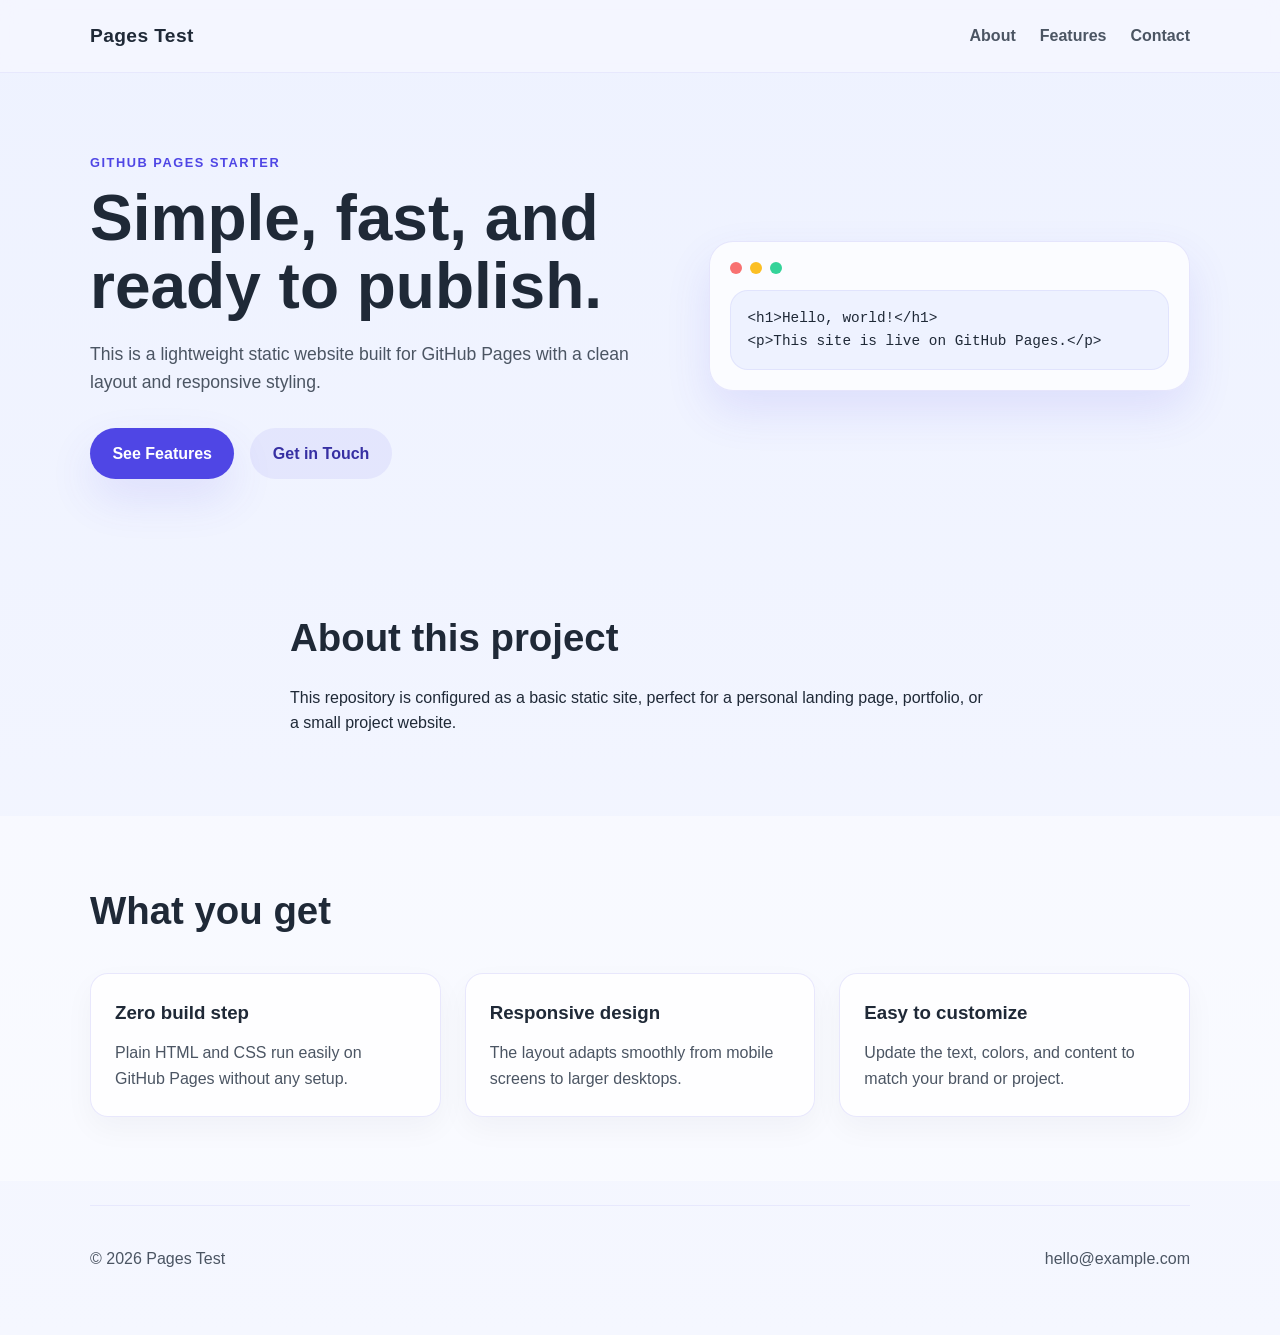
<file: index.html>
<!DOCTYPE html>
<html lang="en">
  <head>
    <meta charset="UTF-8" />
    <meta name="viewport" content="width=device-width, initial-scale=1.0" />
    <title>Pages Test</title>
    <meta
      name="description"
      content="A simple GitHub Pages site for a project landing page."
    />
    <link rel="stylesheet" href="styles.css" />
  </head>
  <body>
    <header class="site-header">
      <div class="container nav">
        <div class="brand">Pages Test</div>
        <nav class="nav-links" aria-label="Main navigation">
          <a href="#about">About</a>
          <a href="#features">Features</a>
          <a href="#contact">Contact</a>
        </nav>
      </div>
    </header>

    <main>
      <section class="hero">
        <div class="container hero-grid">
          <div>
            <p class="eyebrow">GitHub Pages starter</p>
            <h1>Simple, fast, and ready to publish.</h1>
            <p class="lead">
              This is a lightweight static website built for GitHub Pages with a
              clean layout and responsive styling.
            </p>
            <div class="cta-row">
              <a class="button primary" href="#features">See Features</a>
              <a class="button secondary" href="#contact">Get in Touch</a>
            </div>
          </div>
          <div class="hero-card">
            <div class="mock-window">
              <span></span>
              <span></span>
              <span></span>
            </div>
            <div class="code-block">
              <pre><code>&lt;h1&gt;Hello, world!&lt;/h1&gt;
&lt;p&gt;This site is live on GitHub Pages.&lt;/p&gt;</code></pre>
            </div>
          </div>
        </div>
      </section>

      <section id="about" class="section">
        <div class="container narrow">
          <h2>About this project</h2>
          <p>
            This repository is configured as a basic static site, perfect for a
            personal landing page, portfolio, or a small project website.
          </p>
        </div>
      </section>

      <section id="features" class="section muted">
        <div class="container">
          <h2>What you get</h2>
          <div class="card-grid">
            <article class="card">
              <h3>Zero build step</h3>
              <p>Plain HTML and CSS run easily on GitHub Pages without any setup.</p>
            </article>
            <article class="card">
              <h3>Responsive design</h3>
              <p>The layout adapts smoothly from mobile screens to larger desktops.</p>
            </article>
            <article class="card">
              <h3>Easy to customize</h3>
              <p>Update the text, colors, and content to match your brand or project.</p>
            </article>
          </div>
        </div>
      </section>
    </main>

    <footer id="contact" class="site-footer">
      <div class="container footer-row">
        <p>© 2026 Pages Test</p>
        <a href="mailto:hello@example.com">hello@example.com</a>
      </div>
    </footer>
  </body>
</html>
</file>
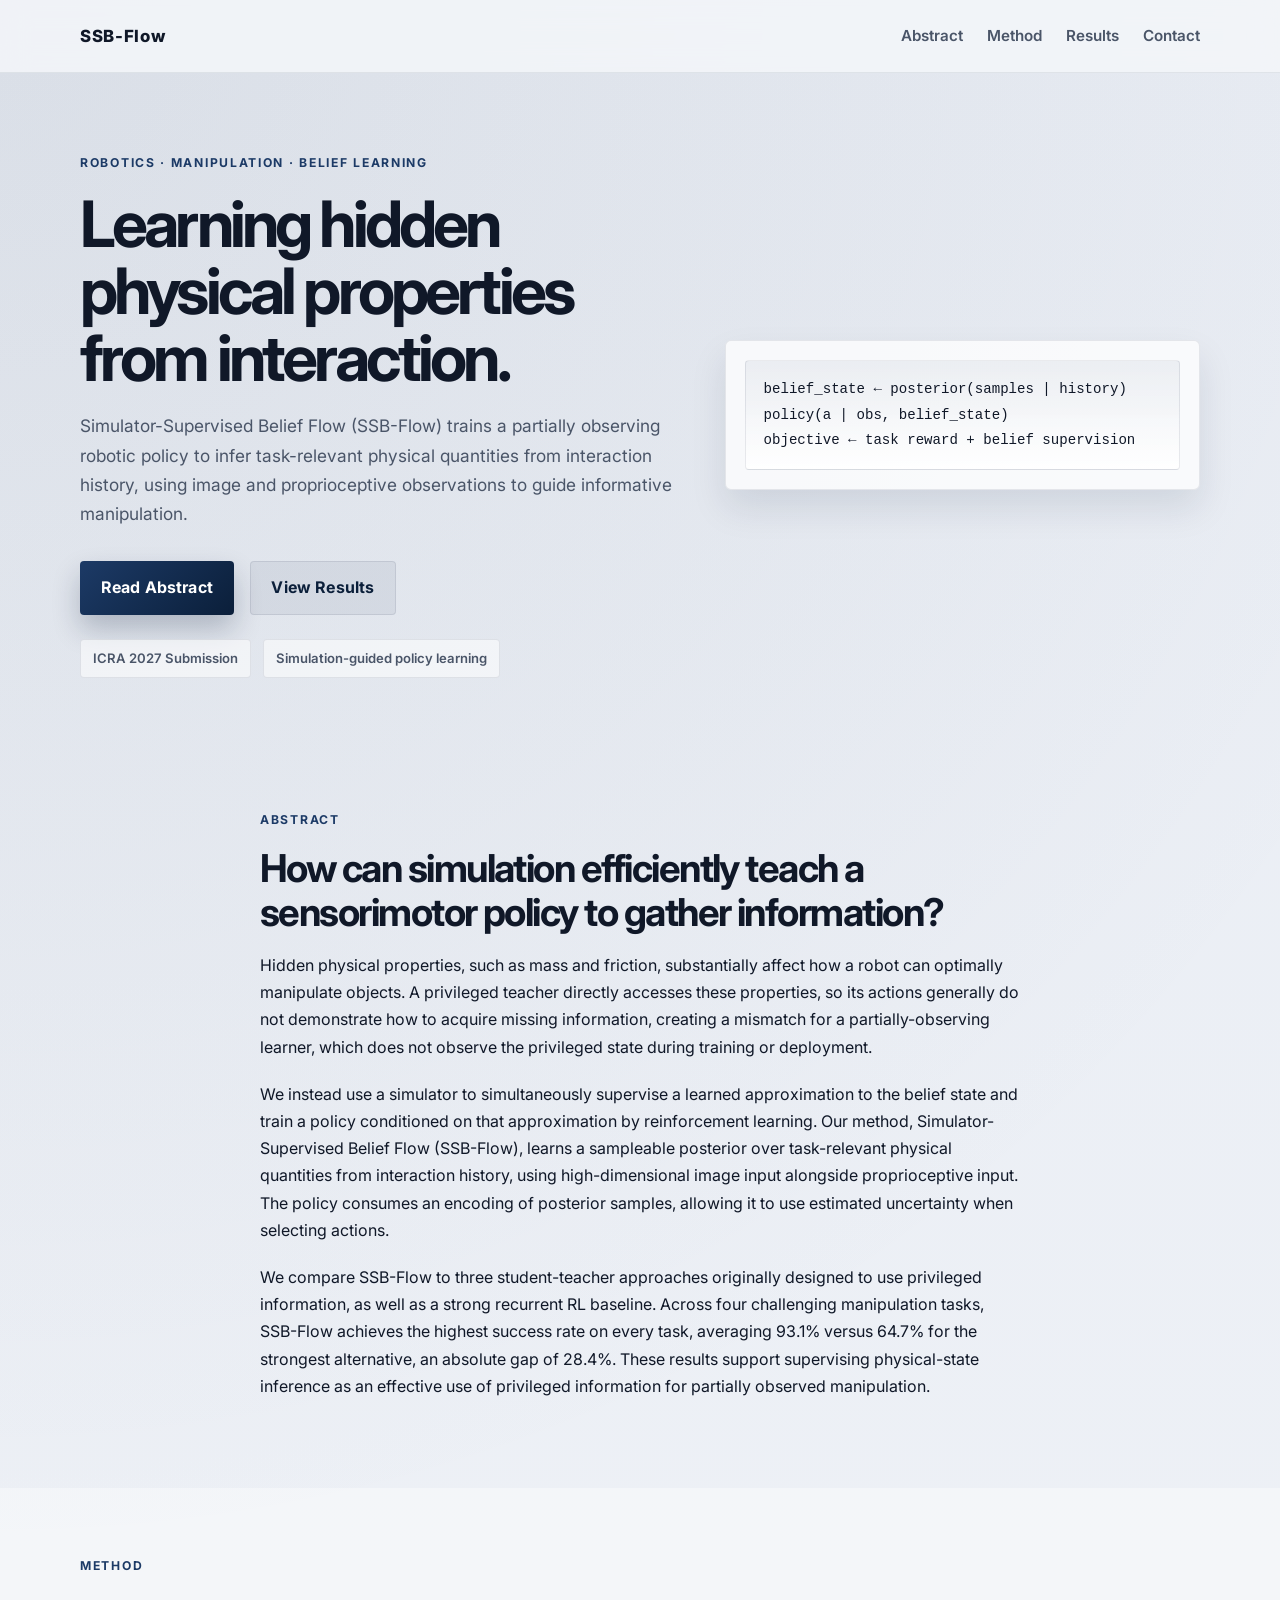
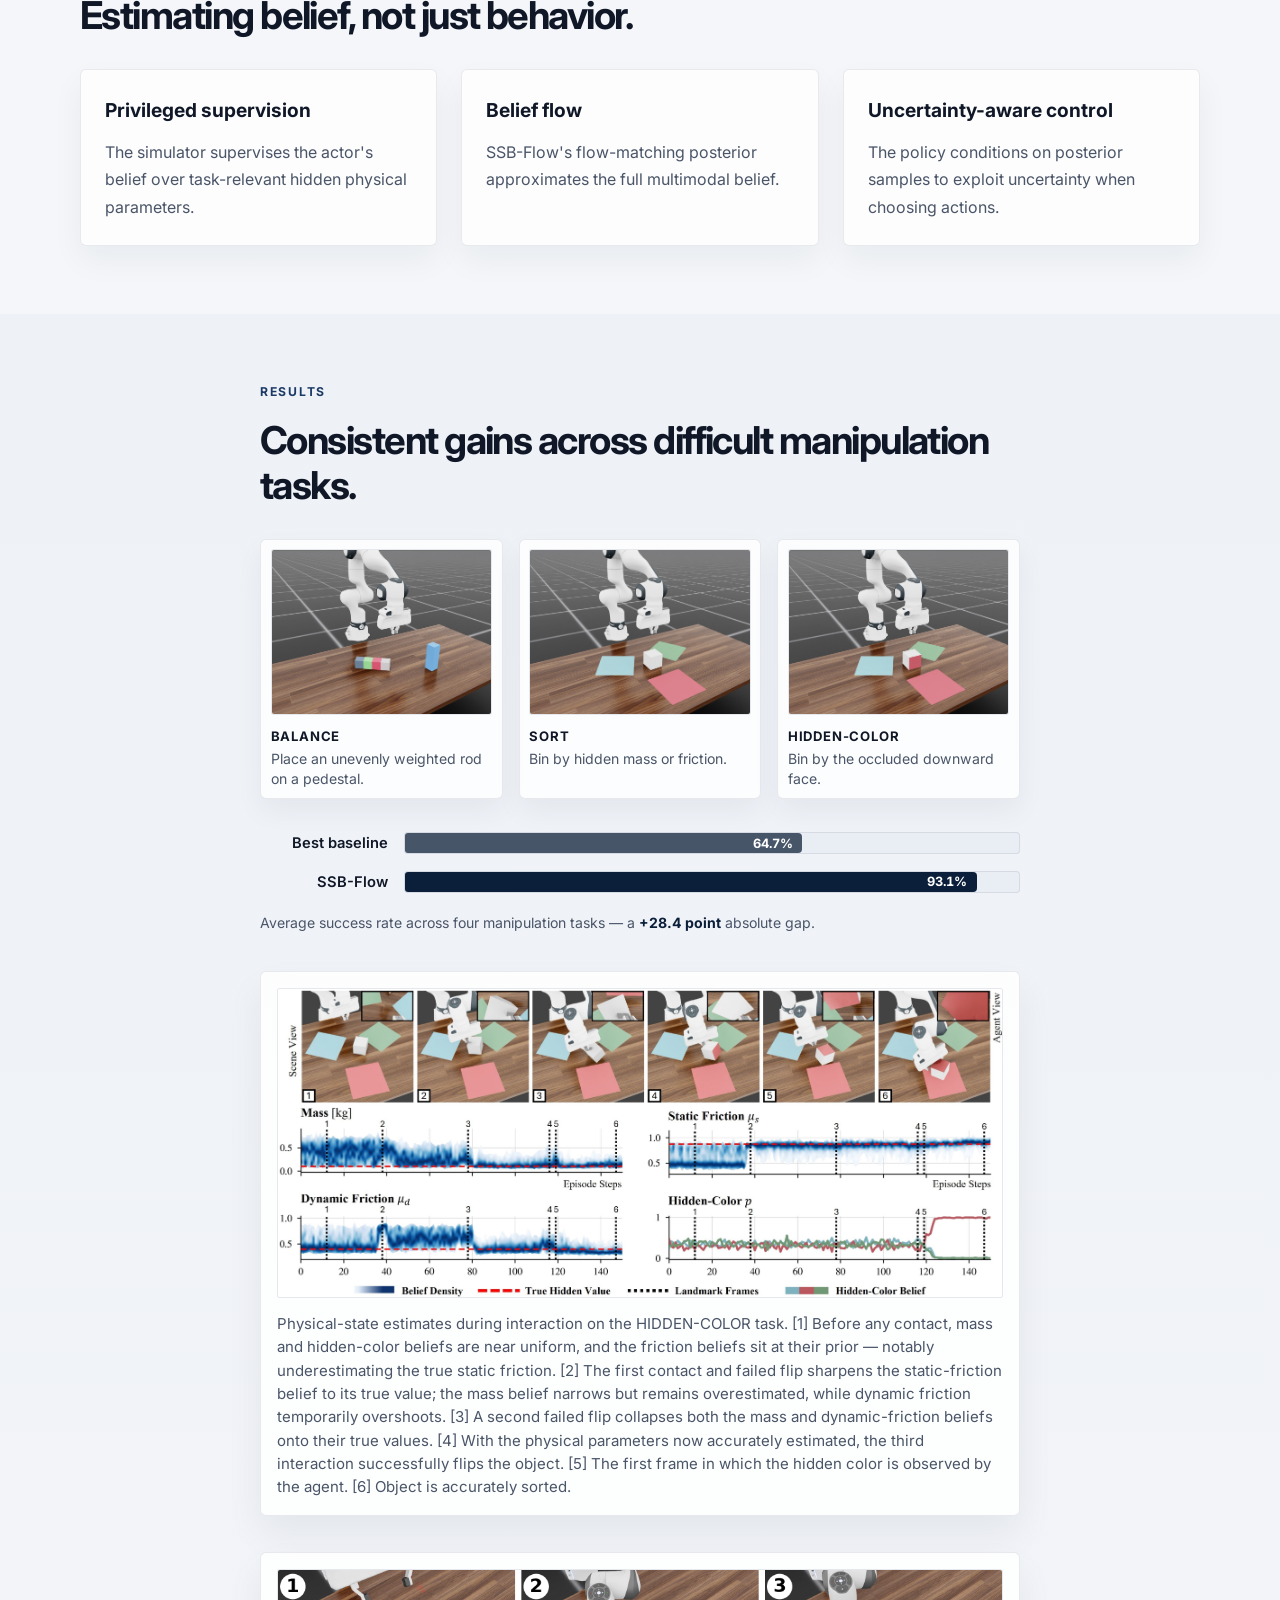
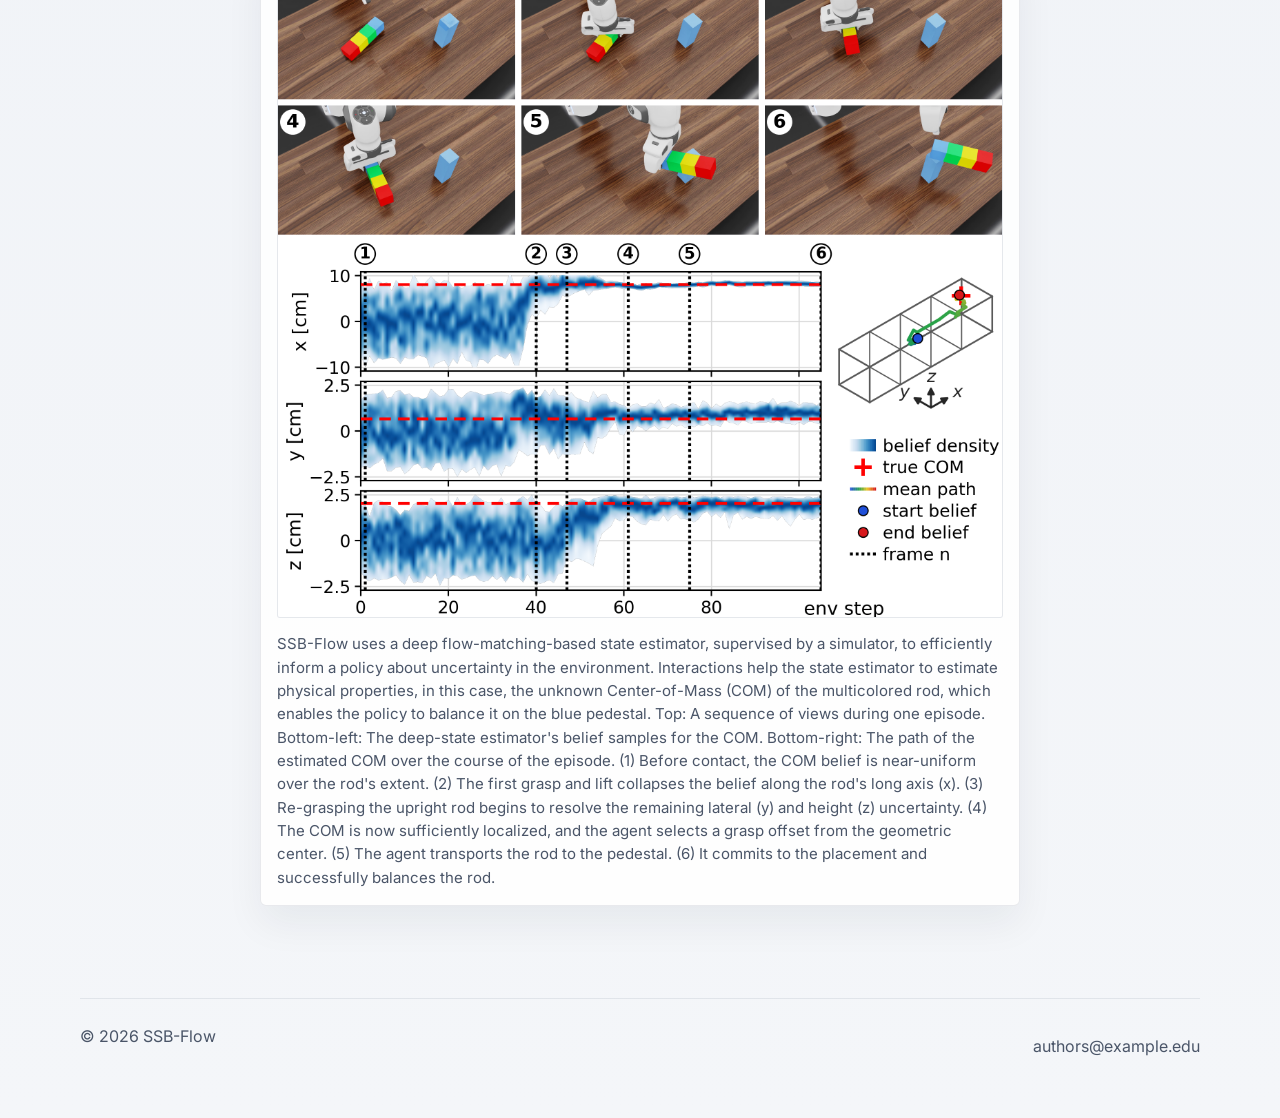
<file: docs/index.html>
<!DOCTYPE html>
<html lang="en">

<head>
  <meta charset="UTF-8" />
  <meta name="viewport" content="width=device-width, initial-scale=1.0" />
  <title>SSB-Flow | Simulator-Supervised Belief Flow</title>
  <meta name="description"
    content="Paper website for SSB-Flow, a simulator-supervised belief flow method for partially observed manipulation." />
  <link rel="preconnect" href="https://fonts.googleapis.com" />
  <link rel="preconnect" href="https://fonts.gstatic.com" crossorigin />
  <link href="https://fonts.googleapis.com/css2?family=Inter:wght@400;500;600;700;800&display=swap" rel="stylesheet" />
  <link rel="stylesheet" href="styles.css" />
</head>

<body>
  <header class="site-header">
    <div class="container nav">
      <div class="brand">SSB-Flow</div>
      <nav class="nav-links" aria-label="Main navigation">
        <a href="#abstract">Abstract</a>
        <a href="#method">Method</a>
        <a href="#results">Results</a>
        <a href="#contact">Contact</a>
      </nav>
    </div>
  </header>

  <main>
    <section class="hero">
      <div class="container hero-grid">
        <div>
          <p class="eyebrow">Robotics · Manipulation · Belief Learning</p>
          <h1>Learning hidden physical properties from interaction.</h1>
          <p class="lead">
            Simulator-Supervised Belief Flow (SSB-Flow) trains a partially observing robotic policy to infer
            task-relevant physical quantities from interaction history, using image and proprioceptive observations to
            guide informative manipulation.
          </p>
          <div class="cta-row">
            <a class="button primary" href="#abstract">Read Abstract</a>
            <a class="button secondary" href="#results">View Results</a>
          </div>
          <div class="meta-row">
            <span>ICRA 2027 Submission</span>
            <span>Simulation-guided policy learning</span>
          </div>
        </div>

        <div class="hero-card">
          <div class="code-block">
            <pre><code>belief_state ← posterior(samples | history)
policy(a | obs, belief_state)
objective ← task reward + belief supervision</code></pre>
          </div>
        </div>
      </div>
    </section>

    <section id="abstract" class="section">
      <div class="container narrow">
        <div class="section-label">Abstract</div>
        <h2>How can simulation efficiently teach a sensorimotor policy to gather information?</h2>
        <p>
          Hidden physical properties, such as mass and friction, substantially affect how a robot can optimally
          manipulate objects. A privileged teacher directly accesses these properties, so its actions generally do not
          demonstrate how to acquire missing information, creating a mismatch for a partially-observing learner, which
          does not observe the privileged state during training or deployment.
        </p>
        <p>
          We instead use a simulator to simultaneously supervise a learned approximation to the belief state and train a
          policy conditioned on that approximation by reinforcement learning. Our method, Simulator-Supervised Belief
          Flow (SSB-Flow), learns a sampleable posterior over task-relevant physical quantities from interaction
          history, using high-dimensional image input alongside proprioceptive input. The policy consumes an encoding of
          posterior samples, allowing it to use estimated uncertainty when selecting actions.
        </p>
        <p>
          We compare SSB-Flow to three student-teacher approaches originally designed to use privileged information, as
          well as a strong recurrent RL baseline. Across four challenging manipulation tasks, SSB-Flow achieves the
          highest success rate on every task, averaging 93.1% versus 64.7% for the strongest alternative, an absolute
          gap of 28.4%. These results support supervising physical-state inference as an effective use of privileged
          information for partially observed manipulation.
        </p>
      </div>
    </section>

    <section id="method" class="section muted">
      <div class="container">
        <div class="section-label">Method</div>
        <h2>Estimating belief, not just behavior.</h2>
        <div class="card-grid">
          <article class="card">
            <h3>Privileged supervision</h3>
            <p>The simulator supervises the actor's belief over task-relevant hidden physical parameters.
            </p>
          </article>
          <article class="card">
            <h3>Belief flow</h3>
            <p>SSB-Flow's flow-matching posterior approximates the full multimodal belief.</p>
          </article>
          <article class="card">
            <h3>Uncertainty-aware control</h3>
            <p>The policy conditions on posterior samples to exploit uncertainty
              when choosing
              actions.</p>
          </article>
        </div>
      </div>
    </section>

    <section id="results" class="section">
      <div class="container narrow">
        <div class="section-label">Results</div>
        <h2>Consistent gains across difficult manipulation tasks.</h2>
        <div class="task-gallery">
          <figure class="task-card">
            <img src="balance_front_az30_no_horizon.jpg"
              alt="BALANCE task: an unevenly weighted rod next to a pedestal." />
            <figcaption><strong>BALANCE</strong>Place an unevenly weighted rod on a pedestal.</figcaption>
          </figure>
          <figure class="task-card">
            <img src="sort_front_az30_no_horizon.jpg" alt="SORT task: a cube next to colored bins on a table." />
            <figcaption><strong>SORT</strong>Bin by hidden mass or friction.</figcaption>
          </figure>
          <figure class="task-card">
            <img src="hidden_color_face3_front_az30_no_horizon.jpg"
              alt="HIDDEN-COLOR task: a cube with an occluded downward face next to colored bins." />
            <figcaption><strong>HIDDEN-COLOR</strong>Bin by the occluded downward face.</figcaption>
          </figure>
        </div>

        <div class="perf-chart" role="img"
          aria-label="Average success rate: best baseline 64.7 percent, SSB-Flow 93.1 percent, an absolute gap of 28.4 points">
          <div class="perf-row">
            <span class="perf-label">Best baseline</span>
            <div class="perf-track">
              <div class="perf-fill baseline" style="width: 64.7%">
                <span class="perf-value">64.7%</span>
              </div>
            </div>
          </div>
          <div class="perf-row">
            <span class="perf-label">SSB-Flow</span>
            <div class="perf-track">
              <div class="perf-fill ours" style="width: 93.1%">
                <span class="perf-value">93.1%</span>
              </div>
            </div>
          </div>
          <p class="perf-note">Average success rate across four manipulation tasks — a <strong>+28.4 point</strong>
            absolute gap.</p>
        </div>

        <figure class="figure-panel">
          <img src="belief_visual_formatted.jpg" alt="Belief estimates over interaction on the HIDDEN-COLOR task." />
          <figcaption>
            Physical-state estimates during interaction on the HIDDEN-COLOR task. [1] Before any contact, mass and
            hidden-color beliefs are near uniform,
            and the friction beliefs sit at their prior — notably underestimating the true static friction. [2] The
            first contact and failed flip sharpens the static-friction belief
            to its true value; the mass belief narrows but remains overestimated, while dynamic friction temporarily
            overshoots. [3] A second failed flip collapses both
            the mass and dynamic-friction beliefs onto their true values. [4] With the physical parameters now
            accurately estimated, the third interaction successfully
            flips the object. [5] The first frame in which the hidden color is observed by the agent. [6] Object is
            accurately sorted.
          </figcaption>
        </figure>

        <figure class="figure-panel">
          <img src="balance_com_timeline.png"
            alt="Timeline of a robot balancing a multicolored rod on a pedestal by estimating its center of mass." />
          <figcaption>
            SSB-Flow uses a deep flow-matching-based state estimator, supervised by a simulator, to efficiently inform
            a policy about uncertainty in the environment. Interactions help the state estimator to estimate physical
            properties, in this case, the unknown Center-of-Mass (COM) of the multicolored rod, which enables the
            policy to balance it on the blue pedestal. Top: A sequence of views during one episode. Bottom-left: The
            deep-state estimator's belief samples for the COM. Bottom-right: The path of the estimated COM over the
            course of the episode. (1) Before contact, the COM belief is near-uniform over the rod's extent. (2) The
            first grasp and lift collapses the belief along the rod's long axis (x). (3) Re-grasping the upright rod
            begins to resolve the remaining lateral (y) and height (z) uncertainty. (4) The COM is now sufficiently
            localized, and the agent selects a grasp offset from the geometric center. (5) The agent transports the
            rod to the pedestal. (6) It commits to the placement and successfully balances the rod.
          </figcaption>
        </figure>
      </div>
    </section>
  </main>

  <footer id="contact" class="site-footer">
    <div class="container footer-row">
      <p>© 2026 SSB-Flow</p>
      <a href="mailto:authors@example.edu">authors@example.edu</a>
    </div>
  </footer>
</body>

</html>
</file>
<file: styles.css>
:root {
  --bg: #f5f7ff;
  --panel: #ffffff;
  --panel-alt: #eef2ff;
  --text: #1f2937;
  --muted: #4b5563;
  --primary: #4f46e5;
  --primary-dark: #3730a3;
  --border: rgba(79, 70, 229, 0.12);
  --shadow: 0 20px 45px rgba(79, 70, 229, 0.12);
}

* {
  box-sizing: border-box;
}

html {
  scroll-behavior: smooth;
}

body {
  margin: 0;
  font-family: -apple-system, BlinkMacSystemFont, "Segoe UI", sans-serif;
  background: linear-gradient(180deg, #eef2ff 0%, var(--bg) 100%);
  color: var(--text);
  line-height: 1.6;
}

img {
  max-width: 100%;
  display: block;
}

a {
  color: inherit;
  text-decoration: none;
}

.container {
  width: min(1100px, calc(100% - 2rem));
  margin: 0 auto;
}

.site-header {
  position: sticky;
  top: 0;
  z-index: 10;
  backdrop-filter: blur(12px);
  background: rgba(245, 247, 255, 0.8);
  border-bottom: 1px solid rgba(79, 70, 229, 0.08);
}

.nav {
  display: flex;
  align-items: center;
  justify-content: space-between;
  min-height: 72px;
}

.brand {
  font-size: 1.2rem;
  font-weight: 700;
  letter-spacing: 0.02em;
}

.nav-links {
  display: flex;
  gap: 1.5rem;
  color: var(--muted);
  font-weight: 600;
}

.hero {
  padding: 5rem 0 4rem;
}

.hero-grid {
  display: grid;
  grid-template-columns: 1.1fr 0.9fr;
  align-items: center;
  gap: 2rem;
}

.eyebrow {
  margin: 0 0 0.75rem;
  color: var(--primary);
  font-size: 0.8rem;
  font-weight: 700;
  text-transform: uppercase;
  letter-spacing: 0.12em;
}

h1 {
  margin: 0;
  font-size: clamp(2.5rem, 5vw, 4rem);
  line-height: 1.05;
}

.lead {
  margin: 1.25rem 0 0;
  max-width: 38rem;
  font-size: 1.1rem;
  color: var(--muted);
}

.cta-row {
  display: flex;
  flex-wrap: wrap;
  gap: 1rem;
  margin-top: 2rem;
}

.button {
  display: inline-flex;
  align-items: center;
  justify-content: center;
  min-height: 48px;
  padding: 0.8rem 1.4rem;
  border-radius: 999px;
  font-weight: 700;
  transition: transform 0.2s ease, box-shadow 0.2s ease;
}

.button:hover {
  transform: translateY(-1px);
}

.button.primary {
  background: var(--primary);
  color: white;
  box-shadow: var(--shadow);
}

.button.secondary {
  background: rgba(79, 70, 229, 0.08);
  color: var(--primary-dark);
}

.hero-card {
  background: rgba(255, 255, 255, 0.72);
  border: 1px solid var(--border);
  border-radius: 24px;
  padding: 1.25rem;
  box-shadow: var(--shadow);
}

.mock-window {
  display: flex;
  gap: 0.5rem;
  padding-bottom: 1rem;
}

.mock-window span {
  width: 12px;
  height: 12px;
  border-radius: 50%;
  background: #d1d5db;
}

.mock-window span:first-child {
  background: #f87171;
}

.mock-window span:nth-child(2) {
  background: #fbbf24;
}

.mock-window span:last-child {
  background: #34d399;
}

.code-block {
  background: var(--panel-alt);
  border-radius: 18px;
  border: 1px solid rgba(79, 70, 229, 0.08);
  padding: 1rem;
  overflow-x: auto;
}

.code-block pre {
  margin: 0;
  font-size: 0.9rem;
  color: var(--text);
}

.section {
  padding: 4rem 0;
}

.section.muted {
  background: rgba(255, 255, 255, 0.4);
}

.narrow {
  max-width: 700px;
}

h2 {
  margin-top: 0;
  margin-bottom: 1rem;
  font-size: clamp(2rem, 3vw, 2.6rem);
}

.card-grid {
  display: grid;
  grid-template-columns: repeat(3, minmax(0, 1fr));
  gap: 1.5rem;
  margin-top: 2rem;
}

.card {
  background: rgba(255, 255, 255, 0.8);
  border: 1px solid var(--border);
  border-radius: 18px;
  padding: 1.5rem;
  box-shadow: 0 12px 30px rgba(17, 24, 39, 0.04);
}

.card h3 {
  margin-top: 0;
  margin-bottom: 0.75rem;
}

.card p {
  margin: 0;
  color: var(--muted);
}

.site-footer {
  padding: 1.5rem 0 3rem;
}

.footer-row {
  display: flex;
  justify-content: space-between;
  gap: 1rem;
  align-items: center;
  border-top: 1px solid rgba(79, 70, 229, 0.08);
  padding-top: 1.5rem;
  color: var(--muted);
}

@media (max-width: 760px) {
  .hero-grid,
  .card-grid {
    grid-template-columns: 1fr;
  }

  .nav {
    flex-direction: column;
    justify-content: center;
    padding: 1rem 0;
    gap: 0.75rem;
  }

  .nav-links {
    gap: 1rem;
    font-size: 0.95rem;
  }

  .footer-row {
    flex-direction: column;
    text-align: center;
  }
}
</file>
<file: docs/styles.css>
:root {
  --bg: #f4f6f9;
  --bg-strong: #e9edf4;
  --panel: rgba(255, 255, 255, 0.85);
  --panel-strong: #ffffff;
  --text: #101828;
  --muted: #4a5568;
  --primary: #1c3a66;
  --primary-strong: #0b1f3a;
  --accent: #2f6fb0;
  --border: rgba(11, 31, 58, 0.09);
  --shadow: 0 18px 36px rgba(11, 31, 58, 0.10);
}

* {
  box-sizing: border-box;
}

html {
  scroll-behavior: smooth;
}

body {
  margin: 0;
  font-family: "Inter", -apple-system, BlinkMacSystemFont, "Segoe UI", sans-serif;
  background:
    radial-gradient(circle at top left, rgba(11, 31, 58, 0.07), transparent 35%),
    linear-gradient(180deg, var(--bg-strong) 0%, var(--bg) 100%);
  color: var(--text);
  line-height: 1.7;
}

a {
  color: inherit;
  text-decoration: none;
}

p {
  margin: 0 0 1.25rem;
}

.container {
  width: min(1120px, calc(100% - 2rem));
  margin: 0 auto;
}

.site-header {
  position: sticky;
  top: 0;
  z-index: 10;
  backdrop-filter: blur(14px);
  background: rgba(244, 246, 249, 0.85);
  border-bottom: 1px solid rgba(11, 31, 58, 0.08);
}

.nav {
  display: flex;
  align-items: center;
  justify-content: space-between;
  min-height: 72px;
}

.brand {
  font-weight: 800;
  letter-spacing: 0.04em;
  font-size: 1.05rem;
}

.nav-links {
  display: flex;
  align-items: center;
  gap: 1.5rem;
  color: var(--muted);
  font-size: 0.95rem;
  font-weight: 600;
}

.hero {
  padding: 5rem 0 4rem;
}

.hero-grid {
  display: grid;
  grid-template-columns: 1.12fr 0.88fr;
  align-items: center;
  gap: 2.5rem;
}

.eyebrow,
.section-label {
  margin: 0 0 1rem;
  font-size: 0.76rem;
  font-weight: 700;
  letter-spacing: 0.14em;
  text-transform: uppercase;
  color: var(--primary);
}

h1 {
  margin: 0;
  font-size: clamp(2.7rem, 5vw, 4.5rem);
  line-height: 1.05;
  letter-spacing: -0.06em;
}

.lead {
  margin-top: 1.25rem;
  max-width: 46rem;
  font-size: 1.08rem;
  color: var(--muted);
}

.cta-row {
  display: flex;
  flex-wrap: wrap;
  gap: 1rem;
  margin-top: 2rem;
}

.button {
  display: inline-flex;
  align-items: center;
  justify-content: center;
  min-height: 46px;
  padding: 0.78rem 1.3rem;
  border-radius: 4px;
  font-weight: 700;
  letter-spacing: 0.01em;
  transition: transform 0.2s ease, box-shadow 0.2s ease;
}

.button:hover {
  transform: translateY(-1px);
}

.button.primary {
  background: linear-gradient(135deg, var(--primary), var(--primary-strong));
  color: white;
  box-shadow: 0 14px 28px rgba(11, 31, 58, 0.24);
}

.button.secondary {
  background: rgba(11, 31, 58, 0.06);
  color: var(--primary-strong);
  border: 1px solid var(--border);
}

.meta-row {
  display: flex;
  flex-wrap: wrap;
  gap: 0.75rem;
  margin-top: 1.5rem;
  color: var(--muted);
  font-size: 0.82rem;
  font-weight: 600;
}

.meta-row span {
  background: rgba(255, 255, 255, 0.55);
  border: 1px solid var(--border);
  border-radius: 4px;
  padding: 0.45rem 0.75rem;
}

.hero-card {
  background: rgba(255, 255, 255, 0.75);
  border: 1px solid var(--border);
  border-radius: 6px;
  padding: 1.2rem;
  box-shadow: var(--shadow);
}

.code-block {
  background: linear-gradient(180deg, rgba(28, 58, 102, 0.06), rgba(255, 255, 255, 0.9));
  border-radius: 4px;
  border: 1px solid rgba(11, 31, 58, 0.09);
  padding: 1rem 1.1rem;
  overflow-x: auto;
}

.code-block pre {
  margin: 0;
  font-size: 0.88rem;
  color: var(--text);
  line-height: 1.8;
}

.section {
  padding: 4.25rem 0;
}

.section.muted {
  background: rgba(255, 255, 255, 0.35);
}

.narrow {
  max-width: 760px;
}

h2 {
  margin: 0 0 1.1rem;
  font-size: clamp(2rem, 3vw, 2.7rem);
  line-height: 1.15;
  letter-spacing: -0.04em;
}

.card-grid {
  display: grid;
  grid-template-columns: repeat(3, minmax(0, 1fr));
  gap: 1.5rem;
  margin-top: 2rem;
}

.card {
  background: rgba(255, 255, 255, 0.8);
  border: 1px solid var(--border);
  border-radius: 6px;
  padding: 1.5rem;
  box-shadow: 0 14px 32px rgba(11, 31, 58, 0.05);
}

.card h3 {
  margin: 0 0 0.8rem;
  font-size: 1.2rem;
}

.card p {
  margin: 0;
  color: var(--muted);
}

.task-gallery {
  display: grid;
  grid-template-columns: repeat(3, minmax(0, 1fr));
  gap: 1rem;
  margin-top: 2rem;
}

.task-card {
  margin: 0;
  background: rgba(255, 255, 255, 0.8);
  border: 1px solid var(--border);
  border-radius: 6px;
  padding: 0.6rem;
  box-shadow: 0 12px 28px rgba(11, 31, 58, 0.05);
}

.task-card img {
  display: block;
  width: 100%;
  aspect-ratio: 4 / 3;
  object-fit: cover;
  border-radius: 3px;
  border: 1px solid rgba(11, 31, 58, 0.08);
  background: #f8fafc;
}

.task-card figcaption {
  margin-top: 0.7rem;
  color: var(--muted);
  font-size: 0.88rem;
  line-height: 1.4;
}

.task-card figcaption strong {
  display: block;
  color: var(--text);
  font-size: 0.82rem;
  font-weight: 700;
  letter-spacing: 0.06em;
  text-transform: uppercase;
  margin-bottom: 0.25rem;
}

.perf-chart {
  margin-top: 2rem;
}

.perf-row {
  display: flex;
  align-items: center;
  gap: 1rem;
  margin-bottom: 0.85rem;
}

.perf-label {
  flex: 0 0 8rem;
  text-align: right;
  font-size: 0.92rem;
  font-weight: 600;
  color: var(--text);
}

.perf-track {
  flex: 1;
  height: 22px;
  background: var(--bg-strong);
  border: 1px solid var(--border);
  border-radius: 4px;
  overflow: hidden;
}

.perf-fill {
  height: 100%;
  display: flex;
  align-items: center;
  justify-content: flex-end;
  padding-right: 0.6rem;
  border-radius: 0 4px 4px 0;
}

.perf-fill.baseline {
  background: #475569;
}

.perf-fill.ours {
  background: var(--primary-strong);
}

.perf-value {
  color: #ffffff;
  font-size: 0.8rem;
  font-weight: 700;
  font-variant-numeric: tabular-nums;
}

.perf-note {
  margin: 1rem 0 0;
  color: var(--muted);
  font-size: 0.88rem;
}

.perf-note strong {
  color: var(--primary-strong);
}

.figure-panel {
  margin: 2.25rem 0 0;
  background: rgba(255, 255, 255, 0.85);
  border: 1px solid var(--border);
  border-radius: 6px;
  padding: 1rem;
  box-shadow: 0 18px 38px rgba(11, 31, 58, 0.06);
}

.figure-panel img {
  display: block;
  width: 100%;
  border-radius: 3px;
  border: 1px solid rgba(11, 31, 58, 0.08);
  background: #f8fafc;
}

.figure-panel figcaption {
  margin-top: 0.9rem;
  color: var(--muted);
  font-size: 0.94rem;
  line-height: 1.55;
}

.site-footer {
  padding: 1.5rem 0 3rem;
}

.footer-row {
  display: flex;
  justify-content: space-between;
  gap: 1rem;
  align-items: center;
  border-top: 1px solid rgba(11, 31, 58, 0.08);
  padding-top: 1.5rem;
  color: var(--muted);
}

@media (max-width: 760px) {

  .hero-grid,
  .card-grid,
  .stats {
    grid-template-columns: 1fr;
  }

  .nav {
    flex-direction: column;
    justify-content: center;
    padding: 1rem 0;
    gap: 0.75rem;
  }

  .nav-links {
    gap: 1rem;
    font-size: 0.9rem;
  }

  .footer-row {
    flex-direction: column;
    text-align: center;
  }
}
</file>
